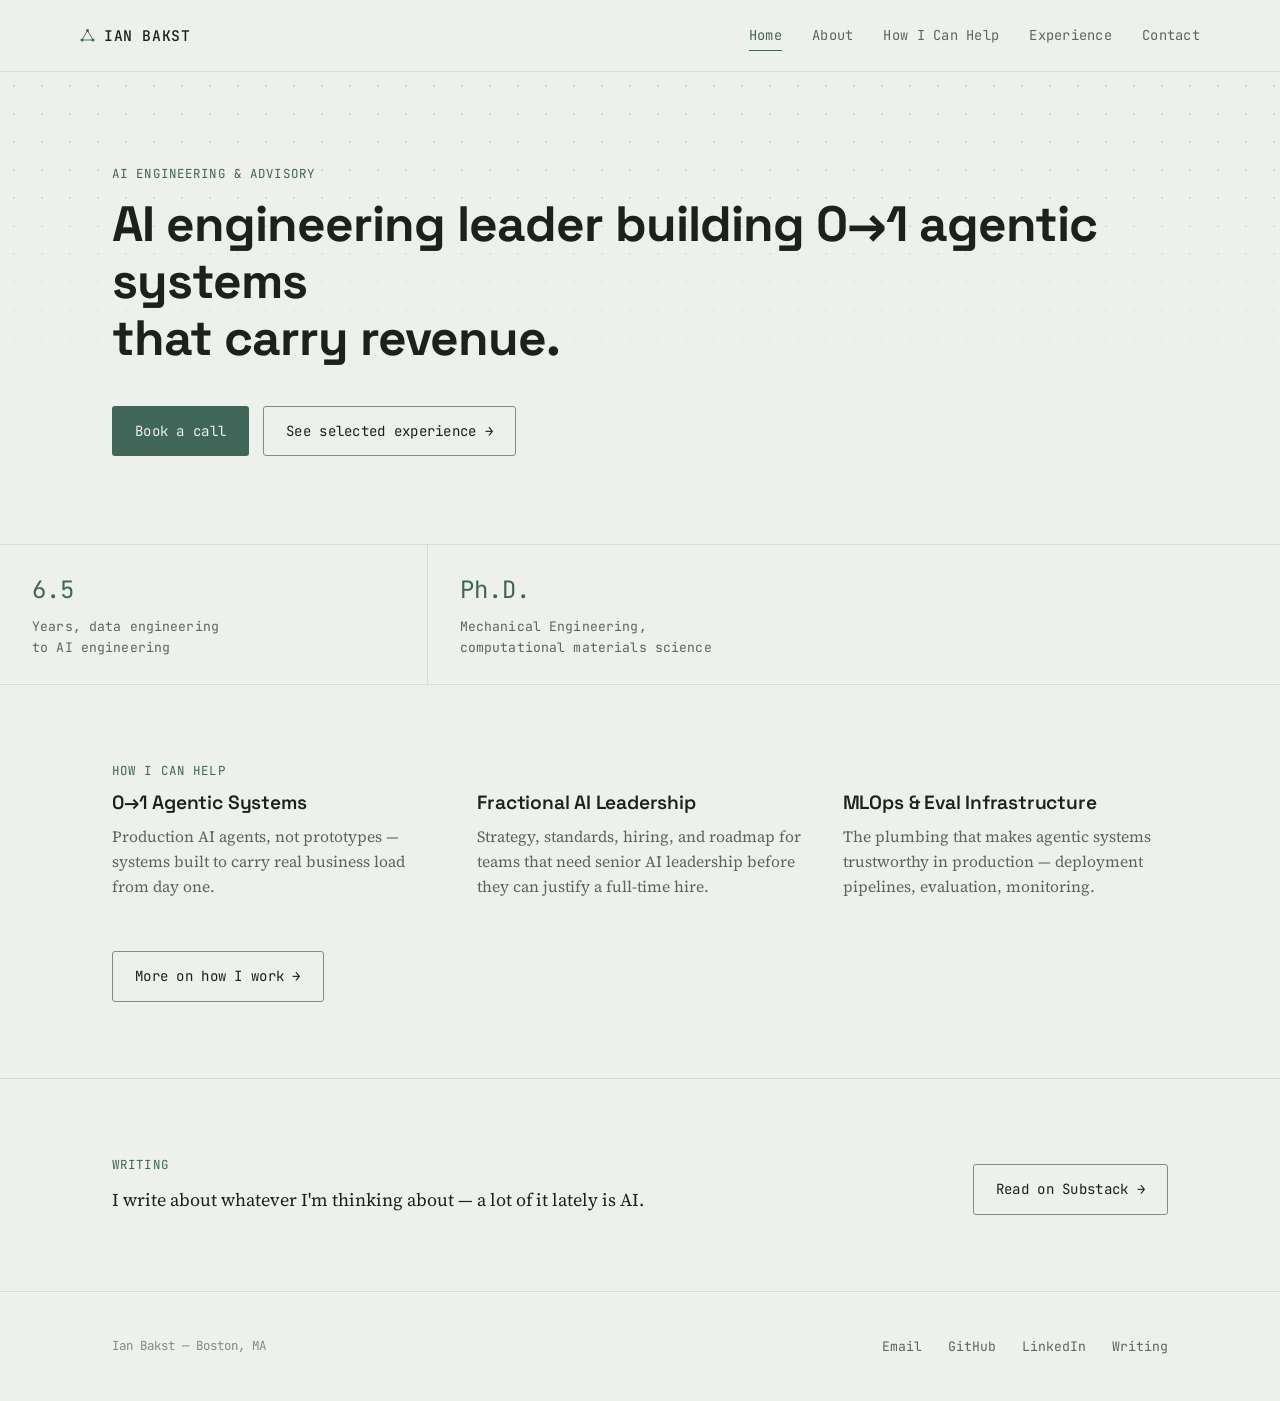
<file: index.html>
<!DOCTYPE html>
<html lang="en">
<head>
<meta charset="UTF-8">
<meta name="viewport" content="width=device-width, initial-scale=1.0">
<title>Ian Bakst — AI Engineering</title>
<meta name="description" content="AI engineering leader building 0→1 agentic systems that carry revenue.">
<link rel="stylesheet" href="styles.css">
</head>
<body>

<header class="site" id="site-header">
  <div class="wrap nav-row">
    <a href="index.html" class="brand">
      <svg class="mark" viewBox="0 0 15 15" fill="none" xmlns="http://www.w3.org/2000/svg">
        <line x1="2" y1="12" x2="13" y2="12" stroke="#3F6659" stroke-width="0.9"/>
        <line x1="2" y1="12" x2="7.5" y2="2.5" stroke="#3F6659" stroke-width="0.9"/>
        <line x1="13" y1="12" x2="7.5" y2="2.5" stroke="#3F6659" stroke-width="0.9"/>
        <circle cx="2" cy="12" r="1.5" fill="#3F6659"/>
        <circle cx="13" cy="12" r="1.5" fill="#3F6659"/>
        <circle cx="7.5" cy="2.5" r="1.5" fill="#3F6659"/>
      </svg>
      IAN BAKST
    </a>
    <button class="nav-toggle" aria-expanded="false" aria-controls="primary-nav"
      onclick="const h=document.getElementById('site-header'); h.classList.toggle('open'); this.setAttribute('aria-expanded', h.classList.contains('open'))">MENU</button>
    <nav class="primary" id="primary-nav">
      <a href="index.html" aria-current="page">Home</a>
      <a href="about.html">About</a>
      <a href="how-i-can-help.html">How I Can Help</a>
      <a href="experience.html">Experience</a>
      <a href="contact.html">Contact</a>
    </nav>
  </div>
</header>

<section class="hero">
  <div class="lattice" aria-hidden="true"></div>
  <div class="wrap">
    <span class="eyebrow">AI Engineering &amp; Advisory</span>
    <h1>AI engineering leader building 0→1 agentic systems<br>that carry revenue.</h1>
    <div class="btn-row">
      <a href="contact.html" class="btn btn-primary">Book a call</a>
      <a href="experience.html" class="btn btn-ghost">See selected experience →</a>
    </div>
  </div>
</section>

<div class="facts">
  <dl><dt>6.5</dt><dd>Years, data engineering<br>to AI engineering</dd></dl>
  <dl><dt>Ph.D.</dt><dd>Mechanical Engineering,<br>computational materials science</dd></dl>
</div>

<section>
  <div class="wrap">
    <span class="eyebrow">How I Can Help</span>
    <div class="grid-3">
      <div class="offer">
        <h3>0→1 Agentic Systems</h3>
        <p>Production AI agents, not prototypes — systems built to carry real business load from day one.</p>
      </div>
      <div class="offer">
        <h3>Fractional AI Leadership</h3>
        <p>Strategy, standards, hiring, and roadmap for teams that need senior AI leadership before they can justify a full-time hire.</p>
      </div>
      <div class="offer">
        <h3>MLOps &amp; Eval Infrastructure</h3>
        <p>The plumbing that makes agentic systems trustworthy in production — deployment pipelines, evaluation, monitoring.</p>
      </div>
    </div>
    <div class="btn-row">
      <a href="how-i-can-help.html" class="btn btn-ghost">More on how I work →</a>
    </div>
  </div>
</section>

<section>
  <div class="wrap writing-teaser">
    <div class="prose">
      <span class="eyebrow">Writing</span>
      <p style="margin-bottom:0;">I write about whatever I'm thinking about — a lot of it lately is AI.</p>
    </div>
    <a href="https://theshallowstate.substack.com/" target="_blank" rel="noopener" class="btn btn-ghost">Read on Substack →</a>
  </div>
</section>

<footer class="site">
  <div class="wrap footer-row">
    <span class="footer-note">Ian Bakst — Boston, MA</span>
    <div class="footer-links">
      <a href="mailto:ian@ianbakst.com">Email</a>
      <a href="https://github.com/IanBakst" target="_blank" rel="noopener">GitHub</a>
      <a href="https://linkedin.com/in/IanBakst" target="_blank" rel="noopener">LinkedIn</a>
      <a href="https://theshallowstate.substack.com/" target="_blank" rel="noopener">Writing</a>
    </div>
  </div>
</footer>

</body>
</html>
</file>
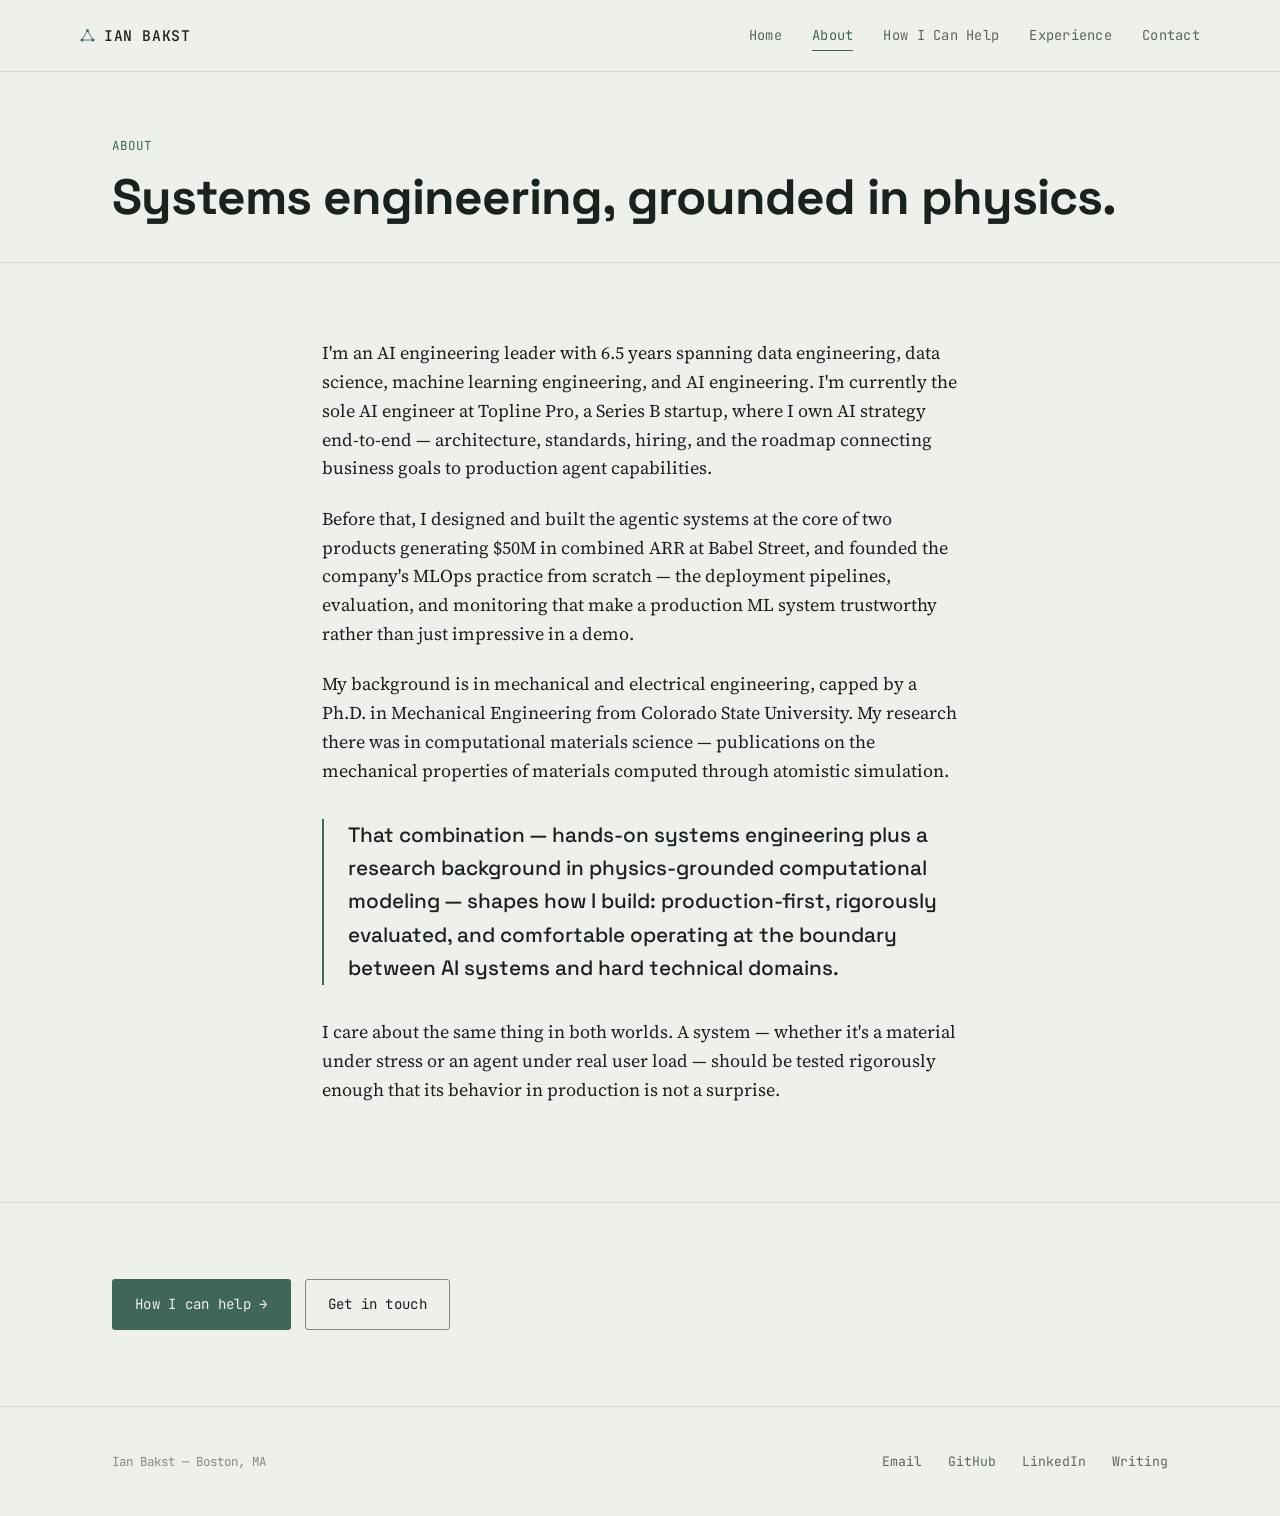
<file: about.html>
<!DOCTYPE html>
<html lang="en">
<head>
<meta charset="UTF-8">
<meta name="viewport" content="width=device-width, initial-scale=1.0">
<title>About — Ian Bakst</title>
<meta name="description" content="AI engineering leader with a research background in computational materials science.">
<link rel="stylesheet" href="styles.css">
</head>
<body>

<header class="site" id="site-header">
  <div class="wrap nav-row">
    <a href="index.html" class="brand">
      <svg class="mark" viewBox="0 0 15 15" fill="none" xmlns="http://www.w3.org/2000/svg">
        <line x1="2" y1="12" x2="13" y2="12" stroke="#3F6659" stroke-width="0.9"/>
        <line x1="2" y1="12" x2="7.5" y2="2.5" stroke="#3F6659" stroke-width="0.9"/>
        <line x1="13" y1="12" x2="7.5" y2="2.5" stroke="#3F6659" stroke-width="0.9"/>
        <circle cx="2" cy="12" r="1.5" fill="#3F6659"/>
        <circle cx="13" cy="12" r="1.5" fill="#3F6659"/>
        <circle cx="7.5" cy="2.5" r="1.5" fill="#3F6659"/>
      </svg>
      IAN BAKST
    </a>
    <button class="nav-toggle" aria-expanded="false" aria-controls="primary-nav"
      onclick="const h=document.getElementById('site-header'); h.classList.toggle('open'); this.setAttribute('aria-expanded', h.classList.contains('open'))">MENU</button>
    <nav class="primary" id="primary-nav">
      <a href="index.html">Home</a>
      <a href="about.html" aria-current="page">About</a>
      <a href="how-i-can-help.html">How I Can Help</a>
      <a href="experience.html">Experience</a>
      <a href="contact.html">Contact</a>
    </nav>
  </div>
</header>

<section class="page-head">
  <div class="wrap">
    <span class="eyebrow">About</span>
    <h1>Systems engineering, grounded in physics.</h1>
  </div>
</section>

<section>
  <div class="wrap prose">
    <p>I'm an AI engineering leader with 6.5 years spanning data engineering, data science, machine learning engineering, and AI engineering. I'm currently the sole AI engineer at Topline Pro, a Series B startup, where I own AI strategy end-to-end — architecture, standards, hiring, and the roadmap connecting business goals to production agent capabilities.</p>

    <p>Before that, I designed and built the agentic systems at the core of two products generating $50M in combined ARR at Babel Street, and founded the company's MLOps practice from scratch — the deployment pipelines, evaluation, and monitoring that make a production ML system trustworthy rather than just impressive in a demo.</p>

    <p>My background is in mechanical and electrical engineering, capped by a Ph.D. in Mechanical Engineering from Colorado State University. My research there was in computational materials science — publications on the mechanical properties of materials computed through atomistic simulation.</p>

    <blockquote class="pull">That combination — hands-on systems engineering plus a research background in physics-grounded computational modeling — shapes how I build: production-first, rigorously evaluated, and comfortable operating at the boundary between AI systems and hard technical domains.</blockquote>

    <p>I care about the same thing in both worlds. A system — whether it's a material under stress or an agent under real user load — should be tested rigorously enough that its behavior in production is not a surprise.</p>
  </div>
</section>

<section>
  <div class="wrap">
    <div class="btn-row" style="margin-top:0;">
      <a href="how-i-can-help.html" class="btn btn-primary">How I can help →</a>
      <a href="contact.html" class="btn btn-ghost">Get in touch</a>
    </div>
  </div>
</section>

<footer class="site">
  <div class="wrap footer-row">
    <span class="footer-note">Ian Bakst — Boston, MA</span>
    <div class="footer-links">
      <a href="mailto:ian@ianbakst.com">Email</a>
      <a href="https://github.com/IanBakst" target="_blank" rel="noopener">GitHub</a>
      <a href="https://linkedin.com/in/IanBakst" target="_blank" rel="noopener">LinkedIn</a>
      <a href="https://theshallowstate.substack.com/" target="_blank" rel="noopener">Writing</a>
    </div>
  </div>
</footer>

</body>
</html>
</file>
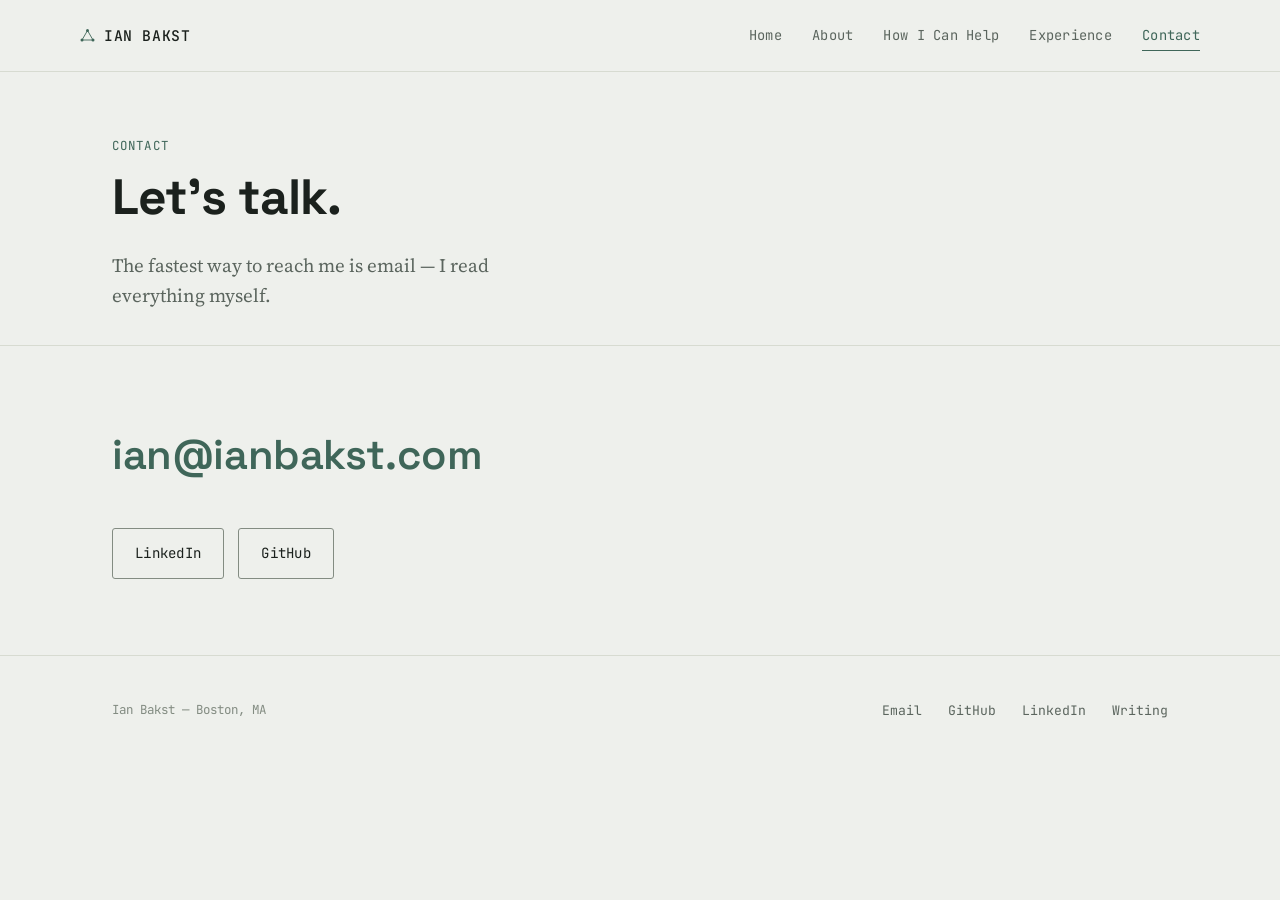
<file: contact.html>
<!DOCTYPE html>
<html lang="en">
<head>
<meta charset="UTF-8">
<meta name="viewport" content="width=device-width, initial-scale=1.0">
<title>Contact — Ian Bakst</title>
<meta name="description" content="Get in touch with Ian Bakst.">
<link rel="stylesheet" href="styles.css">
<style>
  .contact-email {
    font-family: var(--font-display);
    font-size: clamp(1.6rem, 5vw, 2.6rem);
    font-weight: 600;
    color: var(--patina);
    text-decoration: none;
    letter-spacing: -0.01em;
    word-break: break-word;
  }
  .contact-email:hover { color: var(--patina-dark); }
</style>
</head>
<body>

<header class="site" id="site-header">
  <div class="wrap nav-row">
    <a href="index.html" class="brand">
      <svg class="mark" viewBox="0 0 15 15" fill="none" xmlns="http://www.w3.org/2000/svg">
        <line x1="2" y1="12" x2="13" y2="12" stroke="#3F6659" stroke-width="0.9"/>
        <line x1="2" y1="12" x2="7.5" y2="2.5" stroke="#3F6659" stroke-width="0.9"/>
        <line x1="13" y1="12" x2="7.5" y2="2.5" stroke="#3F6659" stroke-width="0.9"/>
        <circle cx="2" cy="12" r="1.5" fill="#3F6659"/>
        <circle cx="13" cy="12" r="1.5" fill="#3F6659"/>
        <circle cx="7.5" cy="2.5" r="1.5" fill="#3F6659"/>
      </svg>
      IAN BAKST
    </a>
    <button class="nav-toggle" aria-expanded="false" aria-controls="primary-nav"
      onclick="const h=document.getElementById('site-header'); h.classList.toggle('open'); this.setAttribute('aria-expanded', h.classList.contains('open'))">MENU</button>
    <nav class="primary" id="primary-nav">
      <a href="index.html">Home</a>
      <a href="about.html">About</a>
      <a href="how-i-can-help.html">How I Can Help</a>
      <a href="experience.html">Experience</a>
      <a href="contact.html" aria-current="page">Contact</a>
    </nav>
  </div>
</header>

<section class="page-head">
  <div class="wrap">
    <span class="eyebrow">Contact</span>
    <h1>Let's talk.</h1>
    <p class="lede">The fastest way to reach me is email — I read everything myself.</p>
  </div>
</section>

<section>
  <div class="wrap">
    <a href="mailto:ian@ianbakst.com" class="contact-email">ian@ianbakst.com</a>

    <!--
      Optional: once a scheduling tool (Calendly / Cal.com) is set up,
      add a second CTA here, e.g.:
      <div class="btn-row">
        <a href="https://cal.com/ianbakst" class="btn btn-primary">Book a call directly →</a>
      </div>
    -->

    <div class="btn-row">
      <a href="https://linkedin.com/in/IanBakst" target="_blank" rel="noopener" class="btn btn-ghost">LinkedIn</a>
      <a href="https://github.com/IanBakst" target="_blank" rel="noopener" class="btn btn-ghost">GitHub</a>
    </div>
  </div>
</section>

<footer class="site">
  <div class="wrap footer-row">
    <span class="footer-note">Ian Bakst — Boston, MA</span>
    <div class="footer-links">
      <a href="mailto:ian@ianbakst.com">Email</a>
      <a href="https://github.com/IanBakst" target="_blank" rel="noopener">GitHub</a>
      <a href="https://linkedin.com/in/IanBakst" target="_blank" rel="noopener">LinkedIn</a>
      <a href="https://theshallowstate.substack.com/" target="_blank" rel="noopener">Writing</a>
    </div>
  </div>
</footer>

</body>
</html>
</file>
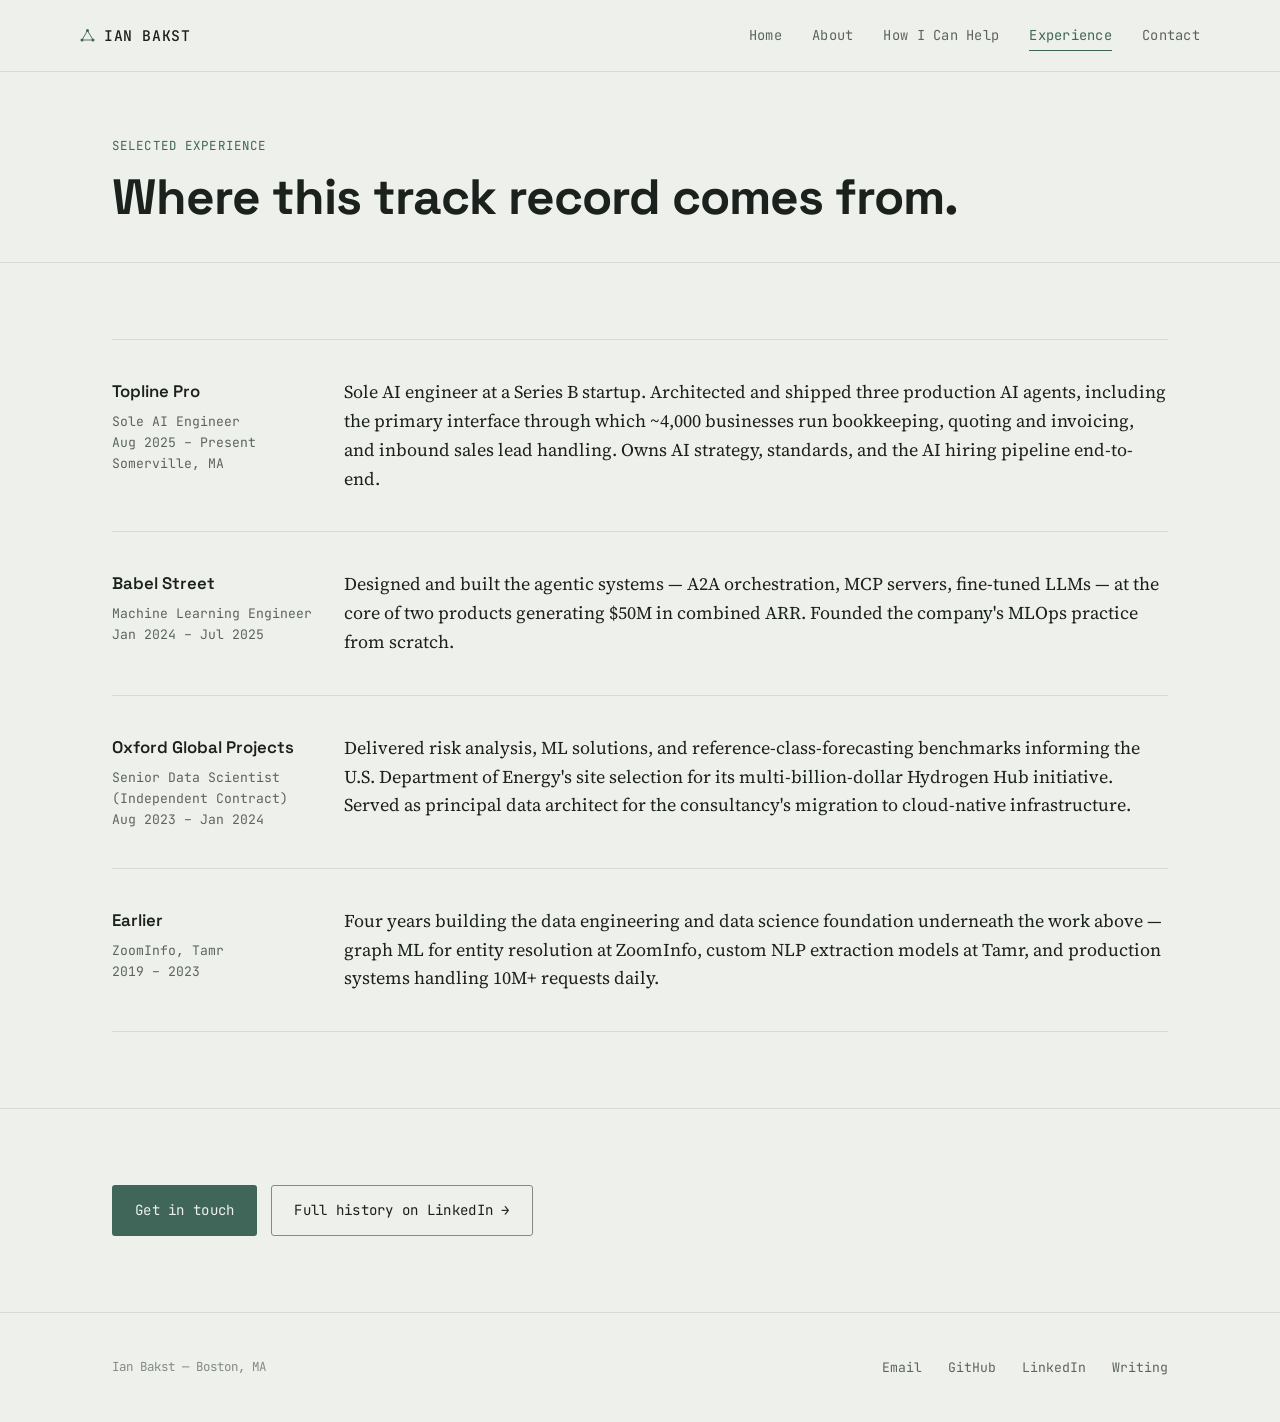
<file: experience.html>
<!DOCTYPE html>
<html lang="en">
<head>
<meta charset="UTF-8">
<meta name="viewport" content="width=device-width, initial-scale=1.0">
<title>Selected Experience — Ian Bakst</title>
<meta name="description" content="Topline Pro, Babel Street, and the DOE Hydrogen Hub — selected experience.">
<link rel="stylesheet" href="styles.css">
</head>
<body>

<header class="site" id="site-header">
  <div class="wrap nav-row">
    <a href="index.html" class="brand">
      <svg class="mark" viewBox="0 0 15 15" fill="none" xmlns="http://www.w3.org/2000/svg">
        <line x1="2" y1="12" x2="13" y2="12" stroke="#3F6659" stroke-width="0.9"/>
        <line x1="2" y1="12" x2="7.5" y2="2.5" stroke="#3F6659" stroke-width="0.9"/>
        <line x1="13" y1="12" x2="7.5" y2="2.5" stroke="#3F6659" stroke-width="0.9"/>
        <circle cx="2" cy="12" r="1.5" fill="#3F6659"/>
        <circle cx="13" cy="12" r="1.5" fill="#3F6659"/>
        <circle cx="7.5" cy="2.5" r="1.5" fill="#3F6659"/>
      </svg>
      IAN BAKST
    </a>
    <button class="nav-toggle" aria-expanded="false" aria-controls="primary-nav"
      onclick="const h=document.getElementById('site-header'); h.classList.toggle('open'); this.setAttribute('aria-expanded', h.classList.contains('open'))">MENU</button>
    <nav class="primary" id="primary-nav">
      <a href="index.html">Home</a>
      <a href="about.html">About</a>
      <a href="how-i-can-help.html">How I Can Help</a>
      <a href="experience.html" aria-current="page">Experience</a>
      <a href="contact.html">Contact</a>
    </nav>
  </div>
</header>

<section class="page-head">
  <div class="wrap">
    <span class="eyebrow">Selected Experience</span>
    <h1>Where this track record comes from.</h1>
  </div>
</section>

<section>
  <div class="wrap">

    <div class="role">
      <div class="role-meta">
        <span class="org">Topline Pro</span>
        Sole AI Engineer<br>Aug 2025 – Present<br>Somerville, MA
      </div>
      <p>Sole AI engineer at a Series B startup. Architected and shipped three production AI agents, including the primary interface through which ~4,000 businesses run bookkeeping, quoting and invoicing, and inbound sales lead handling. Owns AI strategy, standards, and the AI hiring pipeline end-to-end.</p>
    </div>

    <div class="role">
      <div class="role-meta">
        <span class="org">Babel Street</span>
        Machine Learning Engineer<br>Jan 2024 – Jul 2025
      </div>
      <p>Designed and built the agentic systems — A2A orchestration, MCP servers, fine-tuned LLMs — at the core of two products generating $50M in combined ARR. Founded the company's MLOps practice from scratch.</p>
    </div>

    <div class="role">
      <div class="role-meta">
        <span class="org">Oxford Global Projects</span>
        Senior Data Scientist<br>(Independent Contract)<br>Aug 2023 – Jan 2024
      </div>
      <p>Delivered risk analysis, ML solutions, and reference-class-forecasting benchmarks informing the U.S. Department of Energy's site selection for its multi-billion-dollar Hydrogen Hub initiative. Served as principal data architect for the consultancy's migration to cloud-native infrastructure.</p>
    </div>

    <div class="role">
      <div class="role-meta">
        <span class="org">Earlier</span>
        ZoomInfo, Tamr<br>2019 – 2023
      </div>
      <p>Four years building the data engineering and data science foundation underneath the work above — graph ML for entity resolution at ZoomInfo, custom NLP extraction models at Tamr, and production systems handling 10M+ requests daily.</p>
    </div>

  </div>
</section>

<section>
  <div class="wrap">
    <div class="btn-row" style="margin-top:0;">
      <a href="contact.html" class="btn btn-primary">Get in touch</a>
      <a href="https://linkedin.com/in/IanBakst" target="_blank" rel="noopener" class="btn btn-ghost">Full history on LinkedIn →</a>
    </div>
  </div>
</section>

<footer class="site">
  <div class="wrap footer-row">
    <span class="footer-note">Ian Bakst — Boston, MA</span>
    <div class="footer-links">
      <a href="mailto:ian@ianbakst.com">Email</a>
      <a href="https://github.com/IanBakst" target="_blank" rel="noopener">GitHub</a>
      <a href="https://linkedin.com/in/IanBakst" target="_blank" rel="noopener">LinkedIn</a>
      <a href="https://theshallowstate.substack.com/" target="_blank" rel="noopener">Writing</a>
    </div>
  </div>
</footer>

</body>
</html>
</file>
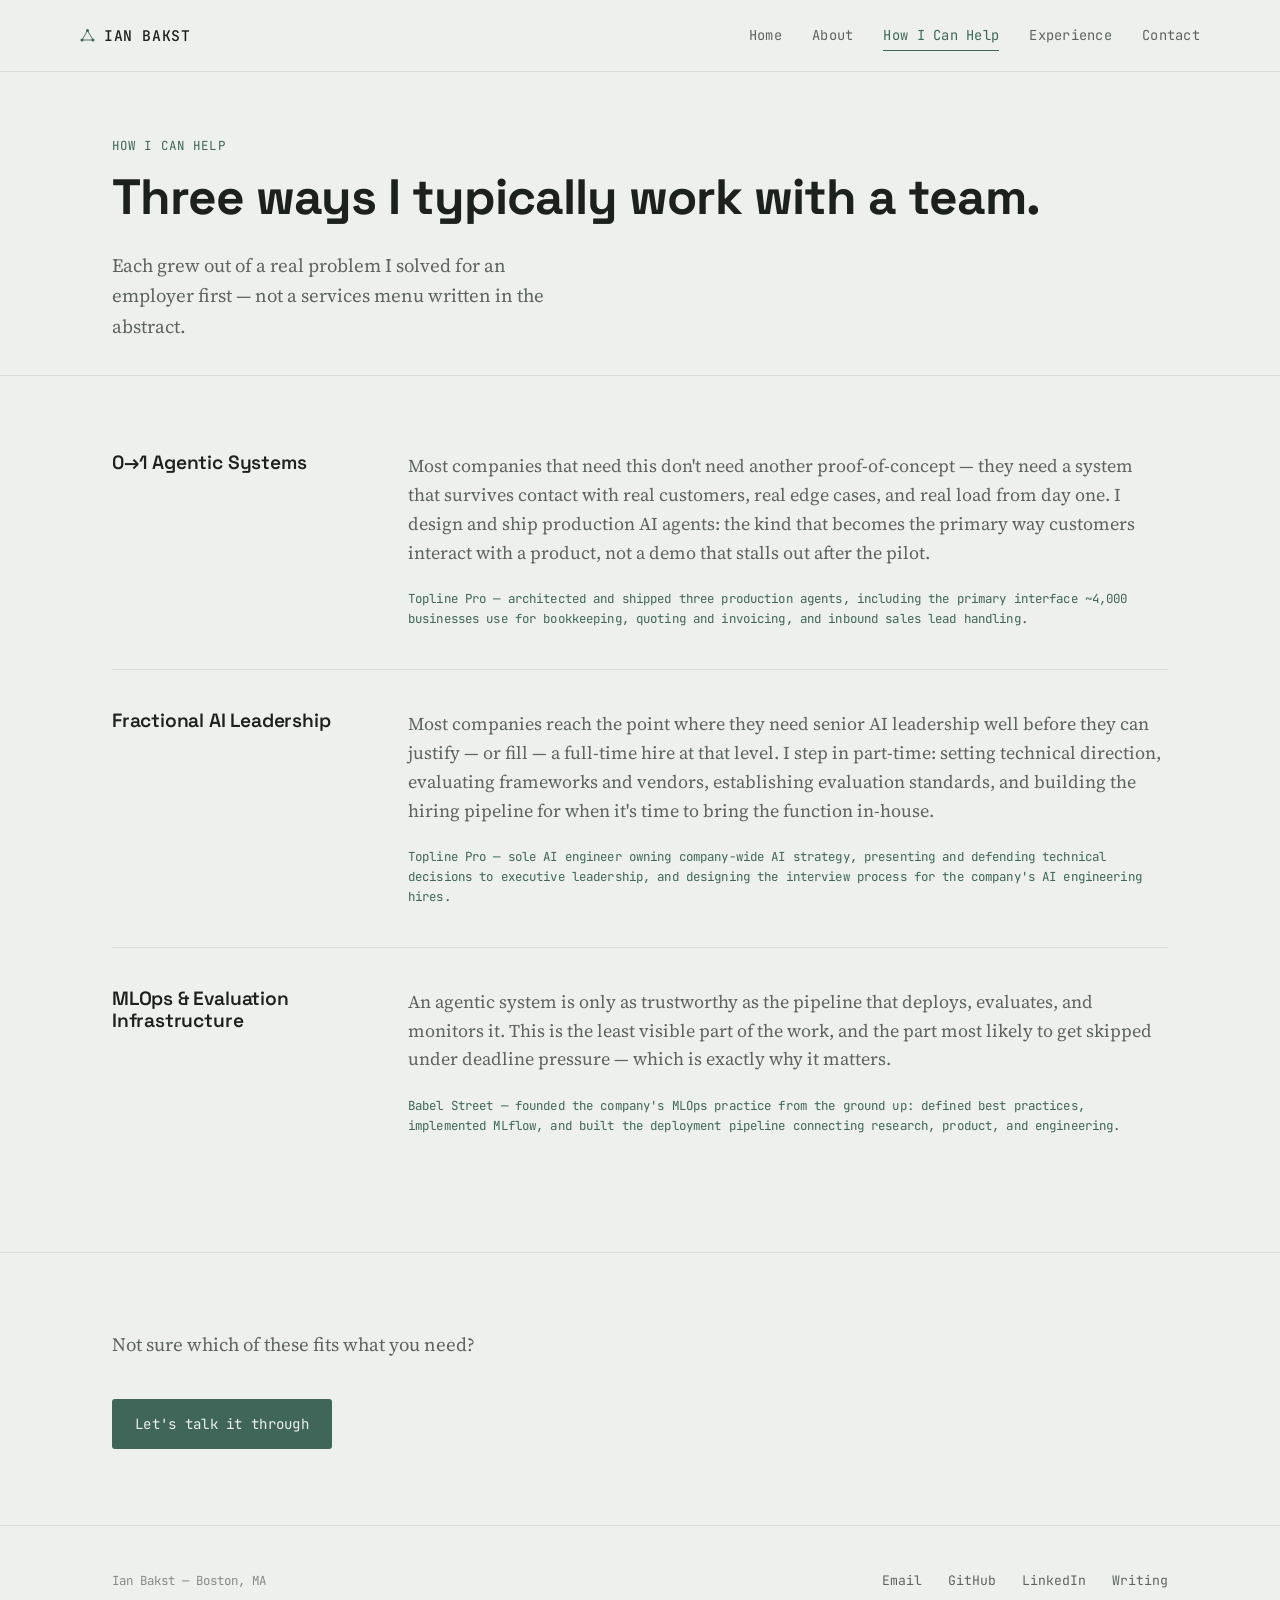
<file: how-i-can-help.html>
<!DOCTYPE html>
<html lang="en">
<head>
<meta charset="UTF-8">
<meta name="viewport" content="width=device-width, initial-scale=1.0">
<title>How I Can Help — Ian Bakst</title>
<meta name="description" content="0→1 agentic systems, fractional AI leadership, and MLOps & evaluation infrastructure.">
<link rel="stylesheet" href="styles.css">
</head>
<body>

<header class="site" id="site-header">
  <div class="wrap nav-row">
    <a href="index.html" class="brand">
      <svg class="mark" viewBox="0 0 15 15" fill="none" xmlns="http://www.w3.org/2000/svg">
        <line x1="2" y1="12" x2="13" y2="12" stroke="#3F6659" stroke-width="0.9"/>
        <line x1="2" y1="12" x2="7.5" y2="2.5" stroke="#3F6659" stroke-width="0.9"/>
        <line x1="13" y1="12" x2="7.5" y2="2.5" stroke="#3F6659" stroke-width="0.9"/>
        <circle cx="2" cy="12" r="1.5" fill="#3F6659"/>
        <circle cx="13" cy="12" r="1.5" fill="#3F6659"/>
        <circle cx="7.5" cy="2.5" r="1.5" fill="#3F6659"/>
      </svg>
      IAN BAKST
    </a>
    <button class="nav-toggle" aria-expanded="false" aria-controls="primary-nav"
      onclick="const h=document.getElementById('site-header'); h.classList.toggle('open'); this.setAttribute('aria-expanded', h.classList.contains('open'))">MENU</button>
    <nav class="primary" id="primary-nav">
      <a href="index.html">Home</a>
      <a href="about.html">About</a>
      <a href="how-i-can-help.html" aria-current="page">How I Can Help</a>
      <a href="experience.html">Experience</a>
      <a href="contact.html">Contact</a>
    </nav>
  </div>
</header>

<section class="page-head">
  <div class="wrap">
    <span class="eyebrow">How I Can Help</span>
    <h1>Three ways I typically work with a team.</h1>
    <p class="lede">Each grew out of a real problem I solved for an employer first — not a services menu written in the abstract.</p>
  </div>
</section>

<section>
  <div class="wrap">

    <div class="offer-full">
      <h3>0→1 Agentic Systems</h3>
      <div>
        <p>Most companies that need this don't need another proof-of-concept — they need a system that survives contact with real customers, real edge cases, and real load from day one. I design and ship production AI agents: the kind that becomes the primary way customers interact with a product, not a demo that stalls out after the pilot.</p>
        <span class="proof">Topline Pro — architected and shipped three production agents, including the primary interface ~4,000 businesses use for bookkeeping, quoting and invoicing, and inbound sales lead handling.</span>
      </div>
    </div>

    <div class="offer-full">
      <h3>Fractional AI Leadership</h3>
      <div>
        <p>Most companies reach the point where they need senior AI leadership well before they can justify — or fill — a full-time hire at that level. I step in part-time: setting technical direction, evaluating frameworks and vendors, establishing evaluation standards, and building the hiring pipeline for when it's time to bring the function in-house.</p>
        <span class="proof">Topline Pro — sole AI engineer owning company-wide AI strategy, presenting and defending technical decisions to executive leadership, and designing the interview process for the company's AI engineering hires.</span>
      </div>
    </div>

    <div class="offer-full">
      <h3>MLOps &amp; Evaluation Infrastructure</h3>
      <div>
        <p>An agentic system is only as trustworthy as the pipeline that deploys, evaluates, and monitors it. This is the least visible part of the work, and the part most likely to get skipped under deadline pressure — which is exactly why it matters.</p>
        <span class="proof">Babel Street — founded the company's MLOps practice from the ground up: defined best practices, implemented MLflow, and built the deployment pipeline connecting research, product, and engineering.</span>
      </div>
    </div>

  </div>
</section>

<section>
  <div class="wrap">
    <p class="lede" style="margin-bottom:0.6em;">Not sure which of these fits what you need?</p>
    <div class="btn-row">
      <a href="contact.html" class="btn btn-primary">Let's talk it through</a>
    </div>
  </div>
</section>

<footer class="site">
  <div class="wrap footer-row">
    <span class="footer-note">Ian Bakst — Boston, MA</span>
    <div class="footer-links">
      <a href="mailto:ian@ianbakst.com">Email</a>
      <a href="https://github.com/IanBakst" target="_blank" rel="noopener">GitHub</a>
      <a href="https://linkedin.com/in/IanBakst" target="_blank" rel="noopener">LinkedIn</a>
      <a href="https://theshallowstate.substack.com/" target="_blank" rel="noopener">Writing</a>
    </div>
  </div>
</footer>

</body>
</html>
</file>
<file: styles.css>
/* =========================================================
   Ian Bakst — design tokens
   Palette: cool paper + graphite ink + oxidized-copper "patina" accent.
   Type: geometric sans (display) + literary serif (body) + mono (data/labels).
   Signature: a fine lattice dot-grid — a quiet nod to atomic/crystal
   structure, echoing the computational-materials-science background.
   ========================================================= */

@import url('https://fonts.googleapis.com/css2?family=Space+Grotesk:wght@400;500;600;700&family=Source+Serif+4:opsz,wght@8..60,400;8..60,500;8..60,600&family=JetBrains+Mono:wght@400;500&display=swap');

:root {
  --paper: #EEF0EC;
  --paper-raised: #F8F9F6;
  --ink: #1B211D;
  --graphite: #5B655E;
  --graphite-soft: #838C82;
  --patina: #3F6659;
  --patina-dark: #2C4A40;
  --line: #D7DBD1;

  --font-display: 'Space Grotesk', -apple-system, sans-serif;
  --font-body: 'Source Serif 4', Georgia, serif;
  --font-mono: 'JetBrains Mono', 'SF Mono', monospace;

  --radius: 3px;
  --content: 700px;
  --wide: 1120px;
}

* { box-sizing: border-box; }

html { scroll-behavior: smooth; }

body {
  margin: 0;
  background: var(--paper);
  color: var(--ink);
  font-family: var(--font-body);
  font-size: 18px;
  line-height: 1.6;
  -webkit-font-smoothing: antialiased;
}

img { max-width: 100%; display: block; }

a { color: inherit; }

::selection { background: var(--patina); color: var(--paper); }

:focus-visible {
  outline: 2px solid var(--patina);
  outline-offset: 3px;
}

@media (prefers-reduced-motion: reduce) {
  html { scroll-behavior: auto; }
  * { animation-duration: 0.001ms !important; transition-duration: 0.001ms !important; }
}

/* ---------- type scale ---------- */

h1, h2, h3, h4 {
  font-family: var(--font-display);
  font-weight: 600;
  line-height: 1.15;
  letter-spacing: -0.01em;
  margin: 0 0 0.5em;
  color: var(--ink);
}

h1 { font-size: clamp(2.1rem, 4.4vw, 3.1rem); font-weight: 700; letter-spacing: -0.02em; }
h2 { font-size: clamp(1.5rem, 2.6vw, 1.9rem); }
h3 { font-size: 1.2rem; }

p { margin: 0 0 1.2em; }

.eyebrow {
  font-family: var(--font-mono);
  font-size: 0.78rem;
  letter-spacing: 0.09em;
  text-transform: uppercase;
  color: var(--patina);
  display: block;
  margin-bottom: 0.9em;
}

.lede {
  font-size: 1.18rem;
  color: var(--graphite);
  max-width: 46ch;
}

.mono { font-family: var(--font-mono); }

/* ---------- layout ---------- */

.wrap { max-width: var(--wide); margin: 0 auto; padding: 0 32px; }
.prose { max-width: var(--content); }

section { padding: 76px 0; }
section + section { border-top: 1px solid var(--line); }

@media (max-width: 640px) {
  .wrap { padding: 0 20px; }
  section { padding: 52px 0; }
}

/* ---------- lattice signature texture ---------- */

.lattice {
  background-image: radial-gradient(var(--graphite-soft) 1px, transparent 1px);
  background-size: 28px 28px;
  opacity: 0.28;
  position: absolute;
  inset: 0;
  pointer-events: none;
  mask-image: linear-gradient(to bottom, black, transparent 85%);
}

.mark {
  width: 15px;
  height: 15px;
  flex-shrink: 0;
}

/* ---------- header / nav ---------- */

header.site {
  position: sticky;
  top: 0;
  z-index: 10;
  background: rgba(238, 240, 236, 0.92);
  backdrop-filter: blur(6px);
  border-bottom: 1px solid var(--line);
}

.nav-row {
  display: flex;
  align-items: center;
  justify-content: space-between;
  padding: 20px 0;
}

.brand {
  display: flex;
  align-items: center;
  gap: 9px;
  font-family: var(--font-mono);
  font-size: 0.92rem;
  font-weight: 500;
  letter-spacing: 0.04em;
  text-decoration: none;
  color: var(--ink);
}

nav.primary { display: flex; gap: 30px; }

nav.primary a {
  font-family: var(--font-mono);
  font-size: 0.86rem;
  letter-spacing: 0.02em;
  text-decoration: none;
  color: var(--graphite);
  padding: 4px 0;
  border-bottom: 1px solid transparent;
}

nav.primary a:hover { color: var(--ink); }

nav.primary a[aria-current="page"] {
  color: var(--patina);
  border-bottom-color: var(--patina);
}

.nav-toggle { display: none; }

@media (max-width: 720px) {
  nav.primary {
    display: none;
    position: absolute;
    top: 100%;
    left: 0;
    right: 0;
    background: var(--paper-raised);
    border-bottom: 1px solid var(--line);
    flex-direction: column;
    gap: 0;
    padding: 8px 20px 20px;
  }
  nav.primary a { padding: 12px 0; border-bottom: 1px solid var(--line); }
  nav.primary a:last-child { border-bottom: none; }
  .nav-toggle {
    display: block;
    background: none;
    border: 1px solid var(--line);
    border-radius: var(--radius);
    padding: 7px 11px;
    font-family: var(--font-mono);
    font-size: 0.78rem;
    color: var(--ink);
    cursor: pointer;
  }
  header.site.open nav.primary { display: flex; }
}

/* ---------- buttons ---------- */

.btn {
  display: inline-flex;
  align-items: center;
  gap: 8px;
  font-family: var(--font-mono);
  font-size: 0.88rem;
  letter-spacing: 0.02em;
  text-decoration: none;
  padding: 13px 22px;
  border-radius: var(--radius);
  border: 1px solid transparent;
  transition: transform 0.15s ease, background 0.15s ease;
}

.btn-primary { background: var(--patina); color: var(--paper); }
.btn-primary:hover { background: var(--patina-dark); }

.btn-ghost { border-color: var(--graphite-soft); color: var(--ink); }
.btn-ghost:hover { border-color: var(--ink); }

.btn-row { display: flex; gap: 14px; flex-wrap: wrap; margin-top: 2.2em; }

/* ---------- hero ---------- */

.hero { position: relative; padding: 92px 0 88px; overflow: hidden; }
.hero .wrap { position: relative; }

@media (max-width: 640px) { .hero { padding: 56px 0 52px; } }

/* ---------- facts strip ---------- */

.facts {
  display: grid;
  grid-template-columns: repeat(3, 1fr);
  gap: 0;
  border-top: 1px solid var(--line);
  border-bottom: 1px solid var(--line);
}

.facts dl {
  margin: 0;
  padding: 26px 32px;
  border-left: 1px solid var(--line);
}
.facts > dl:first-child { border-left: none; }

.facts dt {
  font-family: var(--font-mono);
  font-size: 1.5rem;
  color: var(--patina);
  margin-bottom: 6px;
}
.facts dd {
  margin: 0;
  font-family: var(--font-mono);
  font-size: 0.82rem;
  color: var(--graphite);
  letter-spacing: 0.01em;
}

@media (max-width: 640px) {
  .facts { grid-template-columns: 1fr; }
  .facts dl { border-left: none; border-top: 1px solid var(--line); }
  .facts > dl:first-child { border-top: none; }
}

/* ---------- cards / offerings ---------- */

.grid-3 {
  display: grid;
  grid-template-columns: repeat(3, 1fr);
  gap: 40px;
}

@media (max-width: 860px) {
  .grid-3 { grid-template-columns: 1fr; gap: 36px; }
}

.offer .eyebrow { margin-bottom: 0.6em; }
.offer h3 { margin-bottom: 0.5em; }
.offer p { color: var(--graphite); font-size: 0.98rem; margin-bottom: 0.8em; }
.offer .proof {
  font-family: var(--font-mono);
  font-size: 0.78rem;
  color: var(--patina);
  letter-spacing: 0.01em;
}

/* ---------- full offering blocks ---------- */

.offer-full {
  padding: 40px 0;
  border-top: 1px solid var(--line);
  display: grid;
  grid-template-columns: 260px 1fr;
  gap: 36px;
}
.offer-full:first-child { border-top: none; padding-top: 0; }
.offer-full .proof {
  font-family: var(--font-mono);
  font-size: 0.78rem;
  color: var(--patina);
  letter-spacing: 0.01em;
  display: block;
  margin-top: 1em;
}
.offer-full p { color: var(--graphite); }

@media (max-width: 720px) {
  .offer-full { grid-template-columns: 1fr; gap: 12px; }
}

/* ---------- experience entries ---------- */

.role {
  display: grid;
  grid-template-columns: 200px 1fr;
  gap: 32px;
  padding: 38px 0;
  border-top: 1px solid var(--line);
}
.role:last-child { border-bottom: 1px solid var(--line); }

.role-meta { font-family: var(--font-mono); font-size: 0.82rem; color: var(--graphite); }
.role-meta .org { display: block; font-family: var(--font-display); font-size: 1.05rem; font-weight: 600; color: var(--ink); margin-bottom: 6px; }

.role p { color: var(--ink); margin-bottom: 0; }

@media (max-width: 720px) {
  .role { grid-template-columns: 1fr; gap: 10px; }
}

/* ---------- footer ---------- */

footer.site {
  border-top: 1px solid var(--line);
  padding: 44px 0;
}
.footer-row {
  display: flex;
  justify-content: space-between;
  align-items: center;
  flex-wrap: wrap;
  gap: 18px;
}
.footer-links { display: flex; gap: 26px; flex-wrap: wrap; }
.footer-links a {
  font-family: var(--font-mono);
  font-size: 0.82rem;
  color: var(--graphite);
  text-decoration: none;
}
.footer-links a:hover { color: var(--patina); }
.footer-note {
  font-family: var(--font-mono);
  font-size: 0.78rem;
  color: var(--graphite-soft);
}

/* ---------- writing teaser ---------- */

.writing-teaser {
  display: flex;
  justify-content: space-between;
  align-items: flex-end;
  gap: 30px;
  flex-wrap: wrap;
}

/* ---------- misc page components ---------- */

.page-head { padding: 64px 0 12px; }
.page-head .eyebrow { margin-bottom: 1em; }

blockquote.pull {
  font-family: var(--font-display);
  font-size: 1.3rem;
  font-weight: 500;
  color: var(--ink);
  border-left: 2px solid var(--patina);
  padding-left: 24px;
  margin: 1.6em 0;
  max-width: var(--content);
}
</file>
